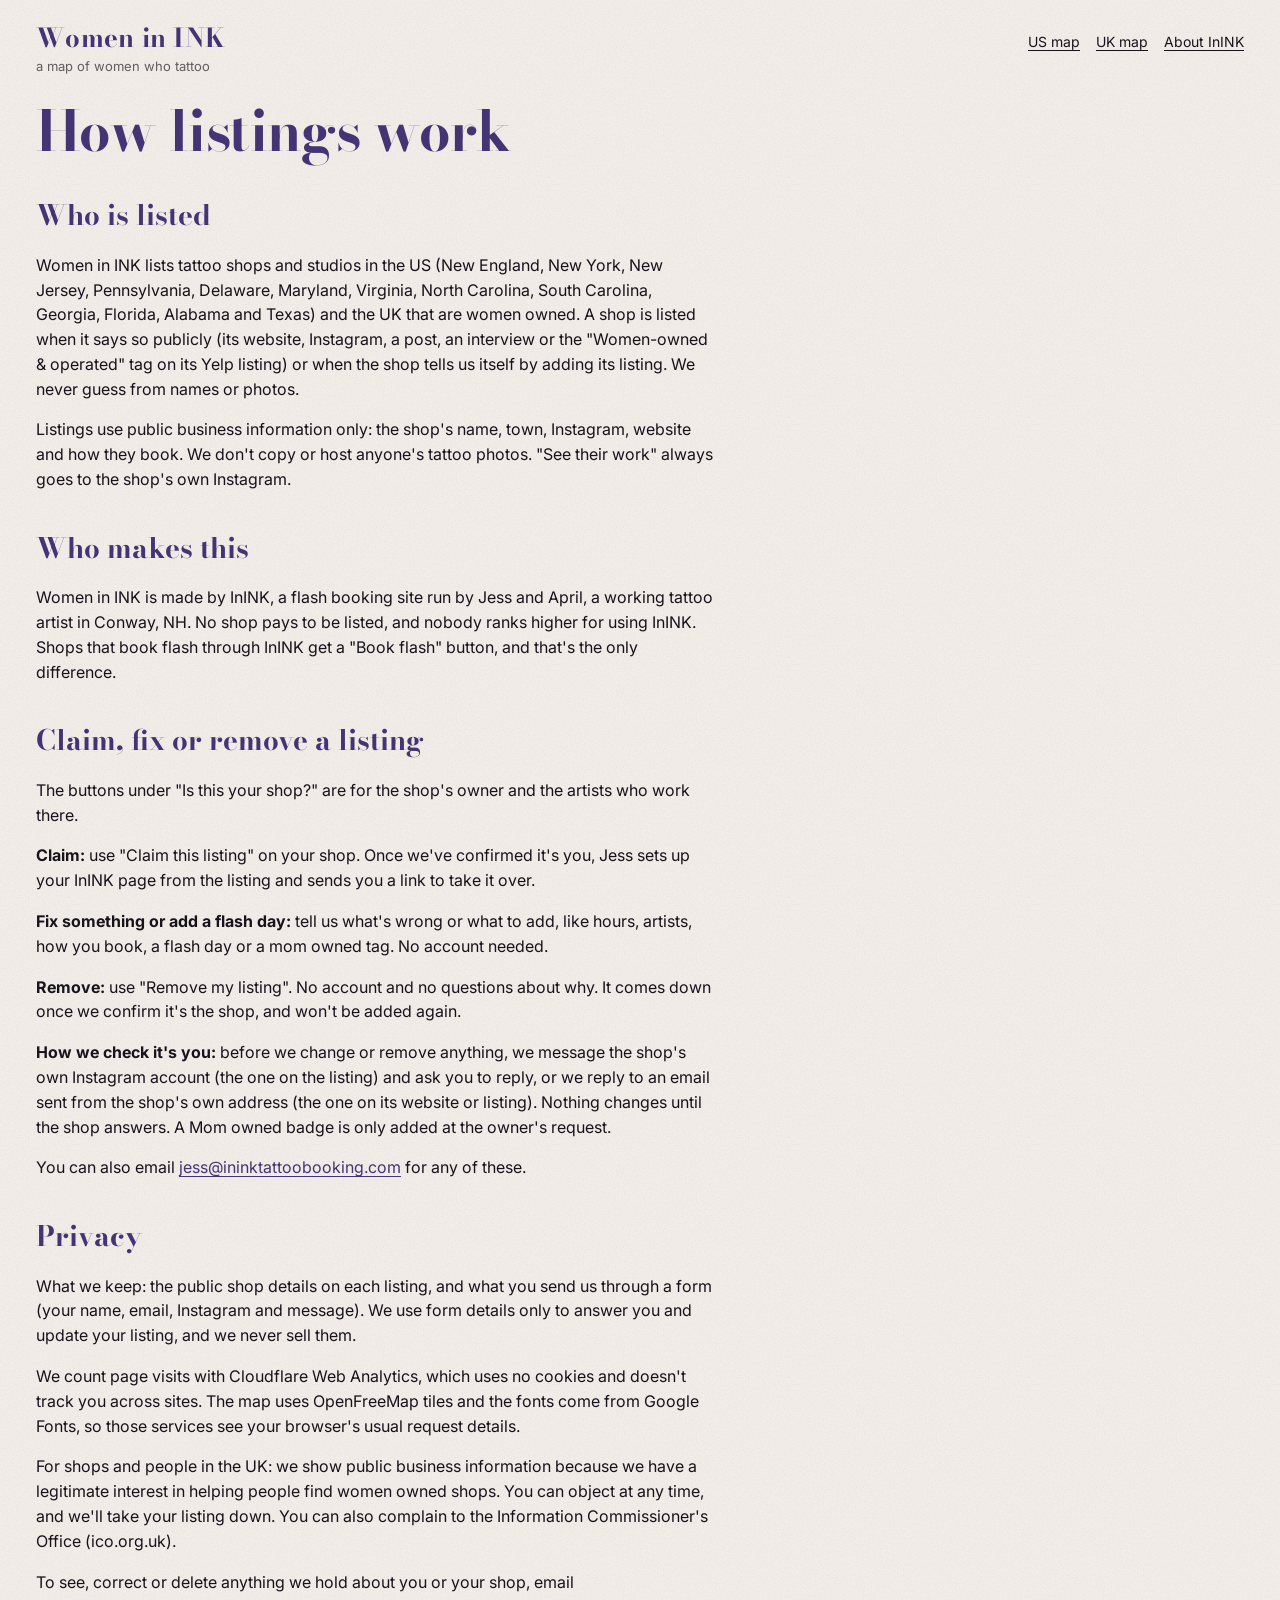
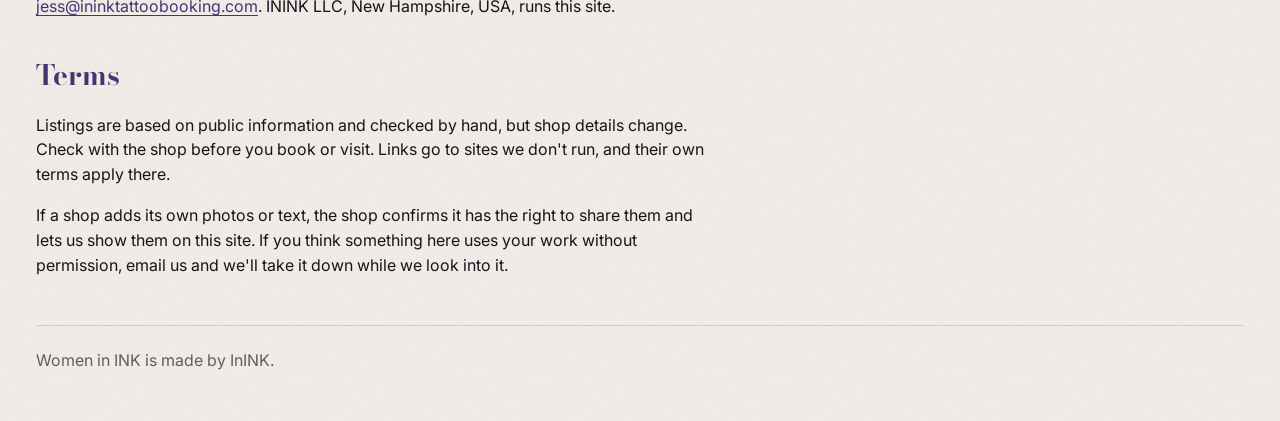
<file: site/about.html>
<!doctype html>
<html lang="en">
<head>
<meta charset="utf-8">
<meta name="viewport" content="width=device-width, initial-scale=1">
<title>How listings work | Women in INK</title>
<meta name="description" content="How shops get on Women in INK, how to claim, fix or remove a listing, and our privacy and terms.">
<link rel="canonical" href="https://womeninink.com/about.html">
<link rel="preconnect" href="https://fonts.googleapis.com">
<link rel="preconnect" href="https://fonts.gstatic.com" crossorigin>
<link href="https://fonts.googleapis.com/css2?family=Bodoni+Moda:ital,opsz,wght@0,6..96,500;0,6..96,700;1,6..96,500&family=Inter:wght@400;500;600&display=swap" rel="stylesheet">
<style>
:root {
  --purple: #443473;
  --ink: #17131B;
  --paper: #F7F2EC;
  --mauve: #B79AAF;
  --rose: #D8B9BC;
  --sage: #AAB3A0;
  --line: rgba(23, 19, 27, 0.14);
  --soft: rgba(23, 19, 27, 0.66);
  --serif: "Didot", "Bodoni Moda", "Bodoni 72", serif;
  --sans: "Avenir Next", "Avenir", "Inter", system-ui, sans-serif;
}
* { box-sizing: border-box; }
html { -webkit-text-size-adjust: 100%; }
body {
  margin: 0;
  color: var(--ink);
  font-family: var(--sans);
  font-size: 16px;
  line-height: 1.55;
  background-color: var(--paper);
  background-image: url("data:image/svg+xml,%3Csvg xmlns='http://www.w3.org/2000/svg' width='240' height='240'%3E%3Cfilter id='n'%3E%3CfeTurbulence type='fractalNoise' baseFrequency='0.85' numOctaves='3' stitchTiles='stitch'/%3E%3CfeColorMatrix values='0 0 0 0 0.09 0 0 0 0 0.07 0 0 0 0 0.11 0 0 0 0.09 0'/%3E%3C/filter%3E%3Crect width='240' height='240' filter='url(%23n)'/%3E%3C/svg%3E");
}
a { color: var(--purple); text-underline-offset: 3px; }
a:focus-visible, button:focus-visible, input:focus-visible, select:focus-visible, textarea:focus-visible {
  outline: 2px solid var(--purple);
  outline-offset: 2px;
}
.wrap { max-width: 1240px; margin: 0 auto; padding: 0 16px; }
.site-head {
  display: flex;
  align-items: baseline;
  justify-content: space-between;
  gap: 16px;
  padding: 18px 0 10px;
}
.lockup { text-decoration: none; color: var(--purple); }
.lockup .name { font-family: var(--serif); font-size: 26px; font-weight: 700; letter-spacing: 0.01em; }
.lockup .tag { display: block; font-size: 13px; color: var(--soft); margin-top: -2px; }
.site-head nav a { font-size: 14px; color: var(--ink); margin-left: 12px; }
h1 {
  font-family: var(--serif);
  font-weight: 700;
  color: var(--purple);
  font-size: clamp(36px, 6.4vw, 76px);
  line-height: 0.98;
  letter-spacing: -0.01em;
  margin: 18px 0 14px;
  max-width: 12ch;
}
.lede { max-width: 58ch; font-size: 17px; margin: 0 0 26px; }
footer { border-top: 1px solid var(--line); margin-top: 48px; padding: 22px 0 40px; font-size: 14px; color: var(--soft); }
footer p { max-width: 70ch; margin: 0 0 8px; }
@media (prefers-reduced-motion: reduce) { * { transition: none !important; scroll-behavior: auto !important; } }

main { max-width: 68ch; }
h1 { font-size: clamp(34px, 5vw, 56px); max-width: none; }
h2 { font-family: var(--serif); color: var(--purple); font-size: 28px; margin: 34px 0 8px; }
p, li { font-size: 16px; }
</style>
</head>
<body>
<div class="wrap">
  <header class="site-head">
    <a class="lockup" href="/"><span class="name">Women in INK</span><span class="tag">a map of women who tattoo</span></a>
    <nav><a href="/">US map</a> <a href="/uk.html">UK map</a> <a href="/inink.html">About InINK</a></nav>
  </header>
  <main>
    <h1>How listings work</h1>

    <h2>Who is listed</h2>
    <p>Women in INK lists tattoo shops and studios in the US (New England, New York, New Jersey, Pennsylvania, Delaware, Maryland, Virginia, North Carolina, South Carolina, Georgia, Florida, Alabama and Texas) and the UK that are women owned. A shop is listed when it says so publicly (its website, Instagram, a post, an interview or the "Women-owned &amp; operated" tag on its Yelp listing) or when the shop tells us itself by adding its listing. We never guess from names or photos.</p>
    <p>Listings use public business information only: the shop's name, town, Instagram, website and how they book. We don't copy or host anyone's tattoo photos. "See their work" always goes to the shop's own Instagram.</p>

    <h2>Who makes this</h2>
    <p>Women in INK is made by InINK, a flash booking site run by Jess and April, a working tattoo artist in Conway, NH. No shop pays to be listed, and nobody ranks higher for using InINK. Shops that book flash through InINK get a "Book flash" button, and that's the only difference.</p>

    <h2>Claim, fix or remove a listing</h2>
    <p>The buttons under "Is this your shop?" are for the shop's owner and the artists who work there.</p>
    <p><strong>Claim:</strong> use "Claim this listing" on your shop. Once we've confirmed it's you, Jess sets up your InINK page from the listing and sends you a link to take it over.</p>
    <p><strong>Fix something or add a flash day:</strong> tell us what's wrong or what to add, like hours, artists, how you book, a flash day or a mom owned tag. No account needed.</p>
    <p><strong>Remove:</strong> use "Remove my listing". No account and no questions about why. It comes down once we confirm it's the shop, and won't be added again.</p>
    <p><strong>How we check it's you:</strong> before we change or remove anything, we message the shop's own Instagram account (the one on the listing) and ask you to reply, or we reply to an email sent from the shop's own address (the one on its website or listing). Nothing changes until the shop answers. A Mom owned badge is only added at the owner's request.</p>
    <p>You can also email <a href="mailto:jess@ininktattoobooking.com">jess@ininktattoobooking.com</a> for any of these.</p>

    <h2>Privacy</h2>
    <p>What we keep: the public shop details on each listing, and what you send us through a form (your name, email, Instagram and message). We use form details only to answer you and update your listing, and we never sell them.</p>
    <p>We count page visits with Cloudflare Web Analytics, which uses no cookies and doesn't track you across sites. The map uses OpenFreeMap tiles and the fonts come from Google Fonts, so those services see your browser's usual request details.</p>
    <p>For shops and people in the UK: we show public business information because we have a legitimate interest in helping people find women owned shops. You can object at any time, and we'll take your listing down. You can also complain to the Information Commissioner's Office (ico.org.uk).</p>
    <p>To see, correct or delete anything we hold about you or your shop, email <a href="mailto:jess@ininktattoobooking.com">jess@ininktattoobooking.com</a>. ININK LLC, New Hampshire, USA, runs this site.</p>

    <h2>Terms</h2>
    <p>Listings are based on public information and checked by hand, but shop details change. Check with the shop before you book or visit. Links go to sites we don't run, and their own terms apply there.</p>
    <p>If a shop adds its own photos or text, the shop confirms it has the right to share them and lets us show them on this site. If you think something here uses your work without permission, email us and we'll take it down while we look into it.</p>
  </main>
  <footer>
    <p>Women in INK is made by InINK.</p>
  </footer>
</div>
</body>
</html>
</file>
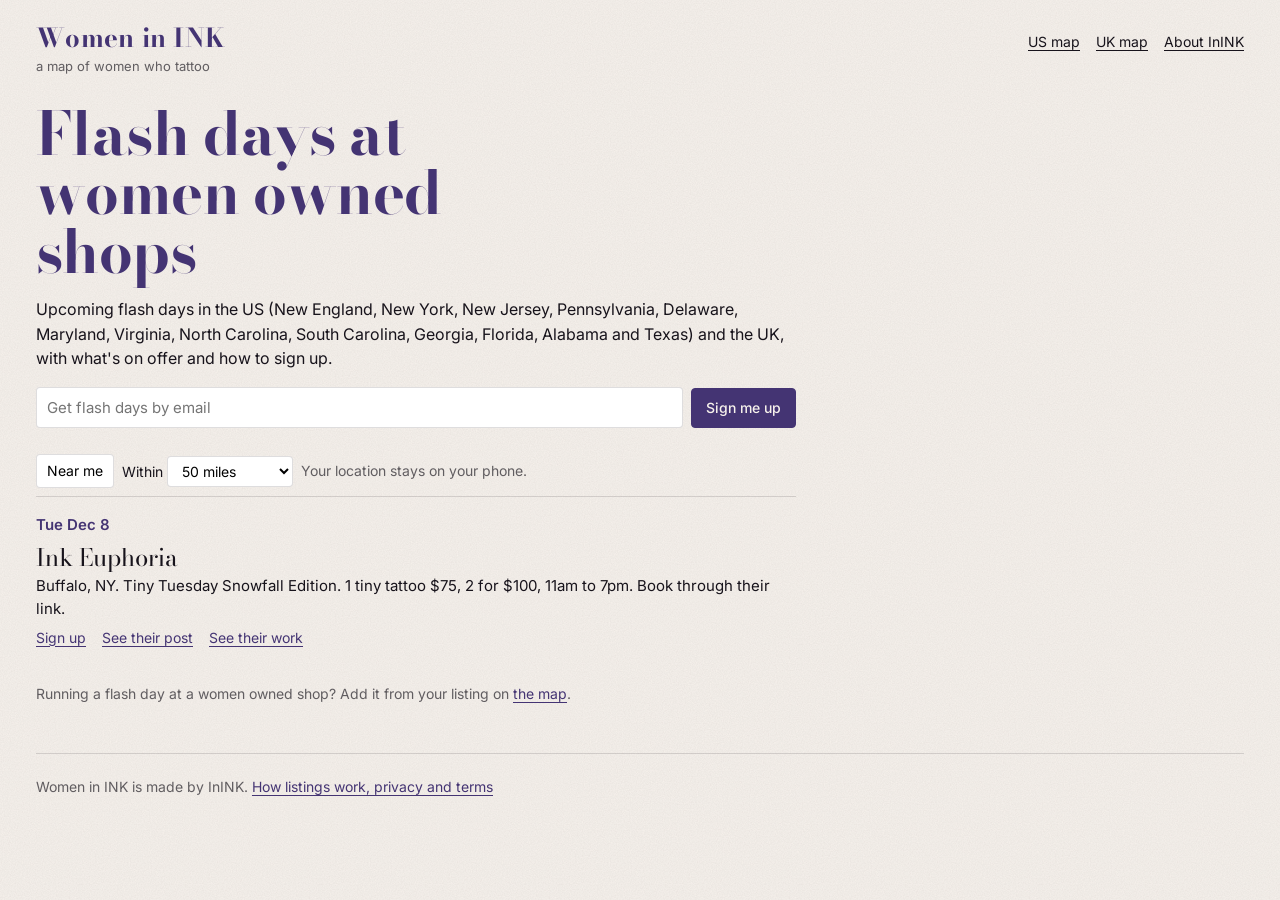
<file: site/flash-days.html>
<!doctype html>
<html lang="en">
<head>
<meta charset="utf-8">
<meta name="viewport" content="width=device-width, initial-scale=1">
<title>Tattoo Flash Days at Women Owned Shops | Women in INK</title>
<meta name="description" content="Upcoming tattoo flash days at women owned shops in the US and the UK: dates, what's on offer, and how to sign up.">
<link rel="canonical" href="https://womeninink.com/flash-days.html">
<link rel="preconnect" href="https://fonts.googleapis.com">
<link rel="preconnect" href="https://fonts.gstatic.com" crossorigin>
<link href="https://fonts.googleapis.com/css2?family=Bodoni+Moda:ital,opsz,wght@0,6..96,500;0,6..96,700;1,6..96,500&family=Inter:wght@400;500;600&display=swap" rel="stylesheet">
<style>
:root {
  --purple: #443473;
  --ink: #17131B;
  --paper: #F7F2EC;
  --mauve: #B79AAF;
  --rose: #D8B9BC;
  --sage: #AAB3A0;
  --line: rgba(23, 19, 27, 0.14);
  --soft: rgba(23, 19, 27, 0.66);
  --serif: "Didot", "Bodoni Moda", "Bodoni 72", serif;
  --sans: "Avenir Next", "Avenir", "Inter", system-ui, sans-serif;
}
* { box-sizing: border-box; }
html { -webkit-text-size-adjust: 100%; }
body {
  margin: 0;
  color: var(--ink);
  font-family: var(--sans);
  font-size: 16px;
  line-height: 1.55;
  background-color: var(--paper);
  background-image: url("data:image/svg+xml,%3Csvg xmlns='http://www.w3.org/2000/svg' width='240' height='240'%3E%3Cfilter id='n'%3E%3CfeTurbulence type='fractalNoise' baseFrequency='0.85' numOctaves='3' stitchTiles='stitch'/%3E%3CfeColorMatrix values='0 0 0 0 0.09 0 0 0 0 0.07 0 0 0 0 0.11 0 0 0 0.09 0'/%3E%3C/filter%3E%3Crect width='240' height='240' filter='url(%23n)'/%3E%3C/svg%3E");
}
a { color: var(--purple); text-underline-offset: 3px; }
a:focus-visible, button:focus-visible, input:focus-visible, select:focus-visible, textarea:focus-visible {
  outline: 2px solid var(--purple);
  outline-offset: 2px;
}
.wrap { max-width: 1240px; margin: 0 auto; padding: 0 16px; }
.site-head {
  display: flex;
  align-items: baseline;
  justify-content: space-between;
  gap: 16px;
  padding: 18px 0 10px;
}
.lockup { text-decoration: none; color: var(--purple); }
.lockup .name { font-family: var(--serif); font-size: 26px; font-weight: 700; letter-spacing: 0.01em; }
.lockup .tag { display: block; font-size: 13px; color: var(--soft); margin-top: -2px; }
.site-head nav a { font-size: 14px; color: var(--ink); margin-left: 12px; }
h1 {
  font-family: var(--serif);
  font-weight: 700;
  color: var(--purple);
  font-size: clamp(36px, 6.4vw, 76px);
  line-height: 0.98;
  letter-spacing: -0.01em;
  margin: 18px 0 14px;
  max-width: 12ch;
}
.lede { max-width: 58ch; font-size: 17px; margin: 0 0 26px; }
footer { border-top: 1px solid var(--line); margin-top: 48px; padding: 22px 0 40px; font-size: 14px; color: var(--soft); }
footer p { max-width: 70ch; margin: 0 0 8px; }
@media (prefers-reduced-motion: reduce) { * { transition: none !important; scroll-behavior: auto !important; } }

main { max-width: 760px; }
h1 { font-size: clamp(34px, 5.4vw, 60px); max-width: 14ch; }
.day { border-top: 1px solid var(--line); padding: 16px 0 6px; }
.day h2 { font-size: 15px; font-weight: 600; margin: 0 0 8px; color: var(--purple); }
.ev { margin: 0 0 14px; }
.ev .who { font-family: var(--serif); font-size: 24px; line-height: 1.15; }
.ev .what { font-size: 15px; margin: 2px 0 4px; }
.ev a { font-size: 14px; margin-right: 12px; }
.signup { display: flex; gap: 8px; flex-wrap: wrap; align-items: center; margin: 6px 0 26px; }
.signup input { font: inherit; font-size: 15px; padding: 8px 10px; border: 1px solid var(--line); border-radius: 4px; background: #fff; min-width: 220px; flex: 1; }
.btn { font: inherit; font-size: 14px; font-weight: 500; padding: 8px 14px; border-radius: 4px; border: 1px solid var(--purple); background: var(--purple); color: var(--paper); cursor: pointer; }
.hp { position: absolute; left: -9999px; }
.note { font-size: 14px; color: var(--soft); }
.badge { display: inline-block; font-size: 12px; font-weight: 600; padding: 2px 8px; border-radius: 999px; background: var(--rose); color: var(--ink); margin-right: 6px; }
.near { display: flex; flex-wrap: wrap; gap: 8px; align-items: center; font-size: 14px; margin: 0 0 8px; }
.near select, .near button { font: inherit; font-size: 14px; padding: 5px 10px; border: 1px solid var(--line); border-radius: 4px; background: #fff; cursor: pointer; }
.dist { font-size: 13px; color: var(--soft); }
</style>
<script type="application/ld+json">{"@context": "https://schema.org", "@graph": [{"@type": "Event", "name": "Tiny Tuesday Snowfall Edition at Ink Euphoria", "startDate": "2026-12-08", "endDate": "2026-12-08", "eventAttendanceMode": "https://schema.org/OfflineEventAttendanceMode", "location": {"@type": "Place", "name": "Ink Euphoria", "address": {"@type": "PostalAddress", "addressLocality": "Buffalo", "addressRegion": "NY", "addressCountry": "US"}}, "organizer": {"@type": "Organization", "name": "Ink Euphoria", "url": "https://www.inkeuphoria.com/"}, "description": "1 tiny tattoo $75, 2 for $100, 11am to 7pm", "url": "https://www.inkeuphoria.com/events"}]}</script>
</head>
<body>
<div class="wrap">
  <header class="site-head">
    <a class="lockup" href="/"><span class="name">Women in INK</span><span class="tag">a map of women who tattoo</span></a>
    <nav><a href="/">US map</a> <a href="/uk.html">UK map</a> <a href="/inink.html">About InINK</a></nav>
  </header>
  <main>
    <h1>Flash days at women owned shops</h1>
    <p>Upcoming flash days in the US (New England, New York, New Jersey, Pennsylvania, Delaware, Maryland, Virginia, North Carolina, South Carolina, Georgia, Florida, Alabama and Texas) and the UK, with what's on offer and how to sign up.</p>
    <form name="flash-email" method="POST" data-netlify="true" netlify-honeypot="company" class="signup" id="signup">
      <input type="hidden" name="form-name" value="flash-email">
      <p class="hp"><label>Leave this empty <input name="company"></label></p>
      <label class="hp" for="fe-email">Email</label>
      <input id="fe-email" name="email" type="email" required placeholder="Get flash days by email" autocomplete="email">
      <button class="btn" type="submit">Sign me up</button>
    </form>

    <div class="near"><button type="button" id="near-btn">Near me</button>
      <label>Within <select id="near-radius" aria-label="Distance"><option value="">any distance</option><option value="10">10 miles</option><option value="25">25 miles</option><option value="50" selected>50 miles</option><option value="100">100 miles</option></select></label>
      <span class="note" id="near-msg">Your location stays on your phone.</span></div>
    <div id="days">
    
      <section class="day" data-end="2026-12-08">
        <h2>Tue Dec 8</h2>
        
        <div class="ev" data-end="2026-12-08" data-lat="42.8864" data-lng="-78.8704">
          
          <div class="who"><a href="/#ink-euphoria-buffalo" style="color:inherit;text-decoration:none;font-size:inherit;margin:0">Ink Euphoria</a></div>
          <div class="what">Buffalo, NY<span class="dist"></span>. Tiny Tuesday Snowfall Edition. 1 tiny tattoo $75, 2 for $100, 11am to 7pm. Book through their link.</div>
          <a href="https://www.inkeuphoria.com/bookwithus" rel="noopener" target="_blank">Sign up</a>
          <a href="https://www.inkeuphoria.com/events" rel="noopener" target="_blank">See their post</a>
          <a href="https://www.instagram.com/inkeuphoriatattoos" rel="noopener" target="_blank">See their work</a>
        </div>
        
      </section>
    
    </div>
    <p class="note" id="none" hidden>No flash days listed yet. Shops can add one from their listing on the map.</p>
    <p class="note">Running a flash day at a women owned shop? Add it from your listing on <a href="/">the map</a>.</p>
  </main>
  <footer><p>Women in INK is made by InINK. <a href="/about.html">How listings work, privacy and terms</a></p></footer>
</div>
<script>
const pad = n => String(n).padStart(2, '0');
const d = new Date();
const TODAY = d.getFullYear() + '-' + pad(d.getMonth() + 1) + '-' + pad(d.getDate());
document.querySelectorAll('.ev[data-end]').forEach(el => { if (el.dataset.end < TODAY) el.remove(); });
document.querySelectorAll('.day').forEach(s => { if (!s.querySelector('.ev')) s.remove(); });
if (!document.querySelector('.day')) document.getElementById('none').hidden = false;
const miles = (a, b) => {
  const r = x => x * Math.PI / 180, R = 3958.8;
  const dLat = r(b[0] - a[0]), dLng = r(b[1] - a[1]);
  const h = Math.sin(dLat / 2) ** 2 + Math.cos(r(a[0])) * Math.cos(r(b[0])) * Math.sin(dLng / 2) ** 2;
  return 2 * R * Math.asin(Math.sqrt(h));
};
let here = null;
const rad = document.getElementById('near-radius');
function applyNear() {
  if (!here) return;
  const lim = Number(rad.value) || Infinity;
  document.querySelectorAll('.ev').forEach(ev => {
    const d = miles(here, [Number(ev.dataset.lat), Number(ev.dataset.lng)]);
    ev.querySelector('.dist').textContent = ' (' + Math.round(d) + ' mi)';
    ev.hidden = d > lim;
  });
  document.querySelectorAll('.day').forEach(s => { s.hidden = ![...s.querySelectorAll('.ev')].some(e => !e.hidden); });
  document.getElementById('none').hidden = [...document.querySelectorAll('.day')].some(s => !s.hidden);
  if (!document.getElementById('none').hidden) document.getElementById('none').textContent = 'No flash days within that distance yet. Try a wider range.';
}
document.getElementById('near-btn').addEventListener('click', () => {
  const msg = document.getElementById('near-msg');
  if (!navigator.geolocation) { msg.textContent = 'Your browser can\'t share location.'; return; }
  msg.textContent = 'Finding you...';
  navigator.geolocation.getCurrentPosition(p => { here = [p.coords.latitude, p.coords.longitude]; msg.textContent = 'Showing distance from you. Your location stays on your phone.'; applyNear(); },
    () => { msg.textContent = 'Location is off.'; }, { maximumAge: 600000, timeout: 10000 });
});
rad.addEventListener('change', applyNear);
const f = document.getElementById('signup');
f.addEventListener('submit', async e => {
  e.preventDefault();
  try {
    const res = await fetch('/', { method: 'POST', headers: { 'Content-Type': 'application/x-www-form-urlencoded' }, body: new URLSearchParams(new FormData(f)).toString() });
    if (!res.ok) throw new Error(res.status);
    f.outerHTML = '<p class="note">You are on the list for flash days. You can unsubscribe anytime.</p>';
  } catch (err) { alert('That did not send. Please try again.'); }
});
</script>
</body>
</html>
</file>
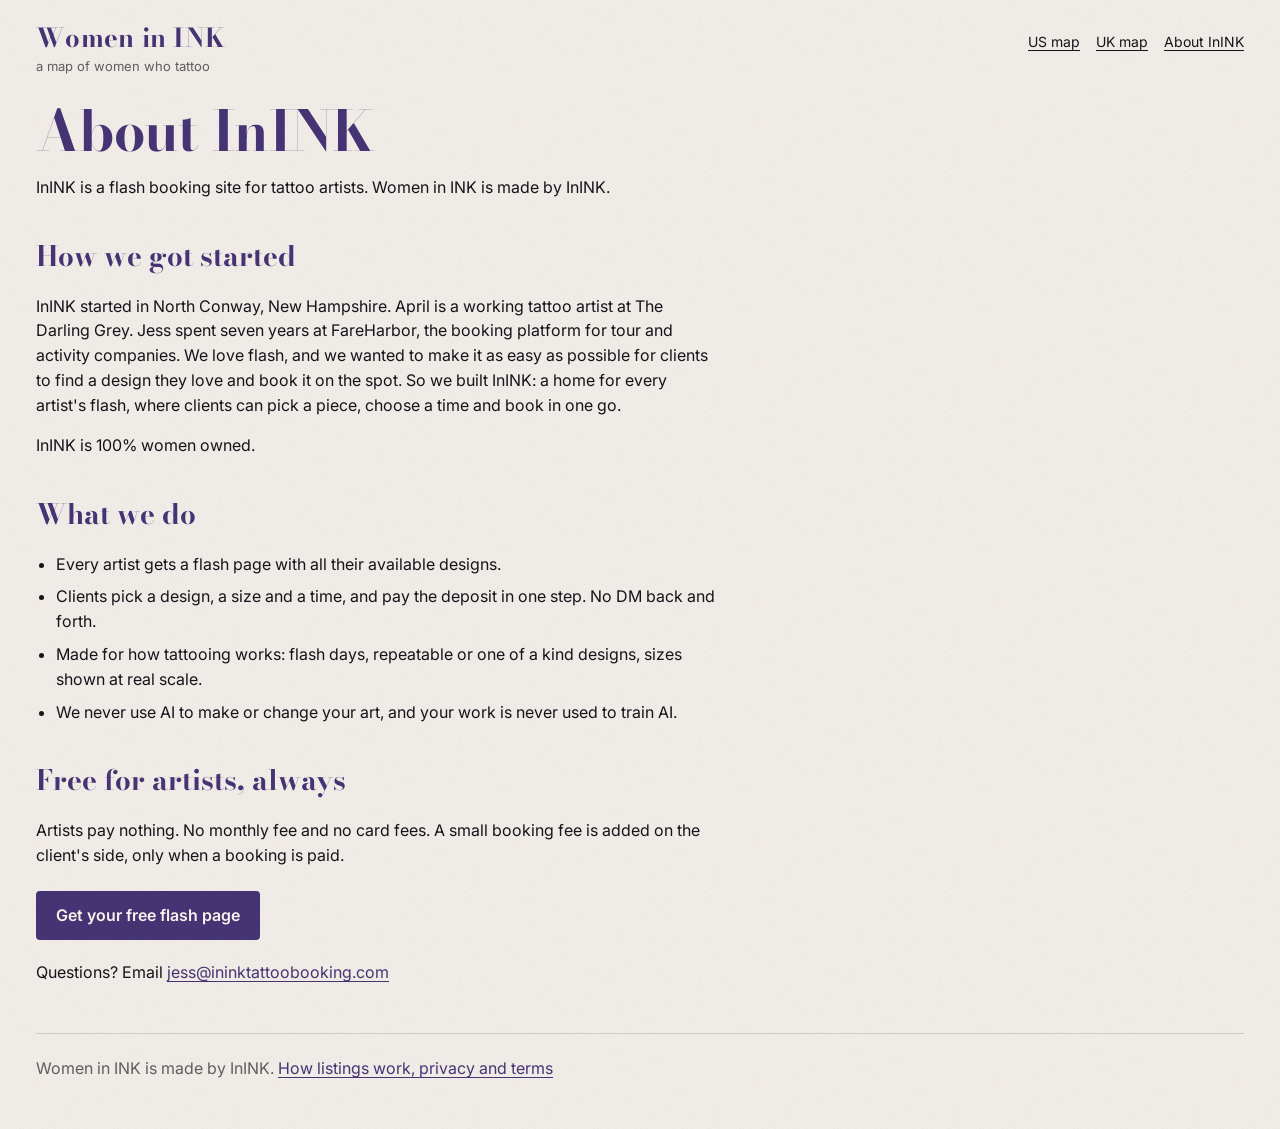
<file: site/inink.html>
<!doctype html>
<html lang="en">
<head>
<meta charset="utf-8">
<meta name="viewport" content="width=device-width, initial-scale=1">
<title>About InINK | Women in INK</title>
<meta name="description" content="InINK is a women owned flash booking site for tattoo artists. Free for artists, always.">
<link rel="canonical" href="https://womeninink.com/inink.html">
<link rel="preconnect" href="https://fonts.googleapis.com">
<link rel="preconnect" href="https://fonts.gstatic.com" crossorigin>
<link href="https://fonts.googleapis.com/css2?family=Bodoni+Moda:ital,opsz,wght@0,6..96,500;0,6..96,700;1,6..96,500&family=Inter:wght@400;500;600&display=swap" rel="stylesheet">
<style>
:root {
  --purple: #443473;
  --ink: #17131B;
  --paper: #F7F2EC;
  --mauve: #B79AAF;
  --rose: #D8B9BC;
  --sage: #AAB3A0;
  --line: rgba(23, 19, 27, 0.14);
  --soft: rgba(23, 19, 27, 0.66);
  --serif: "Didot", "Bodoni Moda", "Bodoni 72", serif;
  --sans: "Avenir Next", "Avenir", "Inter", system-ui, sans-serif;
}
* { box-sizing: border-box; }
html { -webkit-text-size-adjust: 100%; }
body {
  margin: 0;
  color: var(--ink);
  font-family: var(--sans);
  font-size: 16px;
  line-height: 1.55;
  background-color: var(--paper);
  background-image: url("data:image/svg+xml,%3Csvg xmlns='http://www.w3.org/2000/svg' width='240' height='240'%3E%3Cfilter id='n'%3E%3CfeTurbulence type='fractalNoise' baseFrequency='0.85' numOctaves='3' stitchTiles='stitch'/%3E%3CfeColorMatrix values='0 0 0 0 0.09 0 0 0 0 0.07 0 0 0 0 0.11 0 0 0 0.09 0'/%3E%3C/filter%3E%3Crect width='240' height='240' filter='url(%23n)'/%3E%3C/svg%3E");
}
a { color: var(--purple); text-underline-offset: 3px; }
a:focus-visible, button:focus-visible, input:focus-visible, select:focus-visible, textarea:focus-visible {
  outline: 2px solid var(--purple);
  outline-offset: 2px;
}
.wrap { max-width: 1240px; margin: 0 auto; padding: 0 16px; }
.site-head {
  display: flex;
  align-items: baseline;
  justify-content: space-between;
  gap: 16px;
  padding: 18px 0 10px;
}
.lockup { text-decoration: none; color: var(--purple); }
.lockup .name { font-family: var(--serif); font-size: 26px; font-weight: 700; letter-spacing: 0.01em; }
.lockup .tag { display: block; font-size: 13px; color: var(--soft); margin-top: -2px; }
.site-head nav a { font-size: 14px; color: var(--ink); margin-left: 12px; }
h1 {
  font-family: var(--serif);
  font-weight: 700;
  color: var(--purple);
  font-size: clamp(36px, 6.4vw, 76px);
  line-height: 0.98;
  letter-spacing: -0.01em;
  margin: 18px 0 14px;
  max-width: 12ch;
}
.lede { max-width: 58ch; font-size: 17px; margin: 0 0 26px; }
footer { border-top: 1px solid var(--line); margin-top: 48px; padding: 22px 0 40px; font-size: 14px; color: var(--soft); }
footer p { max-width: 70ch; margin: 0 0 8px; }
@media (prefers-reduced-motion: reduce) { * { transition: none !important; scroll-behavior: auto !important; } }

main { max-width: 68ch; }
h1 { font-size: clamp(34px, 5vw, 56px); max-width: none; }
h2 { font-family: var(--serif); color: var(--purple); font-size: 28px; margin: 34px 0 8px; }
p, li { font-size: 16px; }
.cta { display: inline-block; font-size: 16px; font-weight: 600; padding: 12px 20px; border-radius: 4px; background: var(--purple); color: var(--paper); text-decoration: none; margin: 8px 0 4px; }
.cta:hover { opacity: .92; }
ul.facts { padding-left: 20px; }
ul.facts li { margin: 0 0 8px; }
</style>
</head>
<body>
<div class="wrap">
  <header class="site-head">
    <a class="lockup" href="/"><span class="name">Women in INK</span><span class="tag">a map of women who tattoo</span></a>
    <nav><a href="/">US map</a> <a href="/uk.html">UK map</a> <a href="/inink.html">About InINK</a></nav>
  </header>
  <main>
    <h1>About InINK</h1>
    <p>InINK is a flash booking site for tattoo artists. Women in INK is made by InINK.</p>

    <h2>How we got started</h2>
    <p>InINK started in North Conway, New Hampshire. April is a working tattoo artist at The Darling Grey. Jess spent seven years at FareHarbor, the booking platform for tour and activity companies. We love flash, and we wanted to make it as easy as possible for clients to find a design they love and book it on the spot. So we built InINK: a home for every artist's flash, where clients can pick a piece, choose a time and book in one go.</p>
    <p>InINK is 100% women owned.</p>

    <h2>What we do</h2>
    <ul class="facts">
      <li>Every artist gets a flash page with all their available designs.</li>
      <li>Clients pick a design, a size and a time, and pay the deposit in one step. No DM back and forth.</li>
      <li>Made for how tattooing works: flash days, repeatable or one of a kind designs, sizes shown at real scale.</li>
      <li>We never use AI to make or change your art, and your work is never used to train AI.</li>
    </ul>

    <h2>Free for artists, always</h2>
    <p>Artists pay nothing. No monthly fee and no card fees. A small booking fee is added on the client's side, only when a booking is paid.</p>

    <p><a class="cta" href="https://ininktattoobooking.com" rel="noopener" target="_blank">Get your free flash page</a></p>
    <p>Questions? Email <a href="mailto:jess@ininktattoobooking.com">jess@ininktattoobooking.com</a></p>
  </main>
  <footer>
    <p>Women in INK is made by InINK. <a href="/about.html">How listings work, privacy and terms</a></p>
  </footer>
</div>
</body>
</html>
</file>
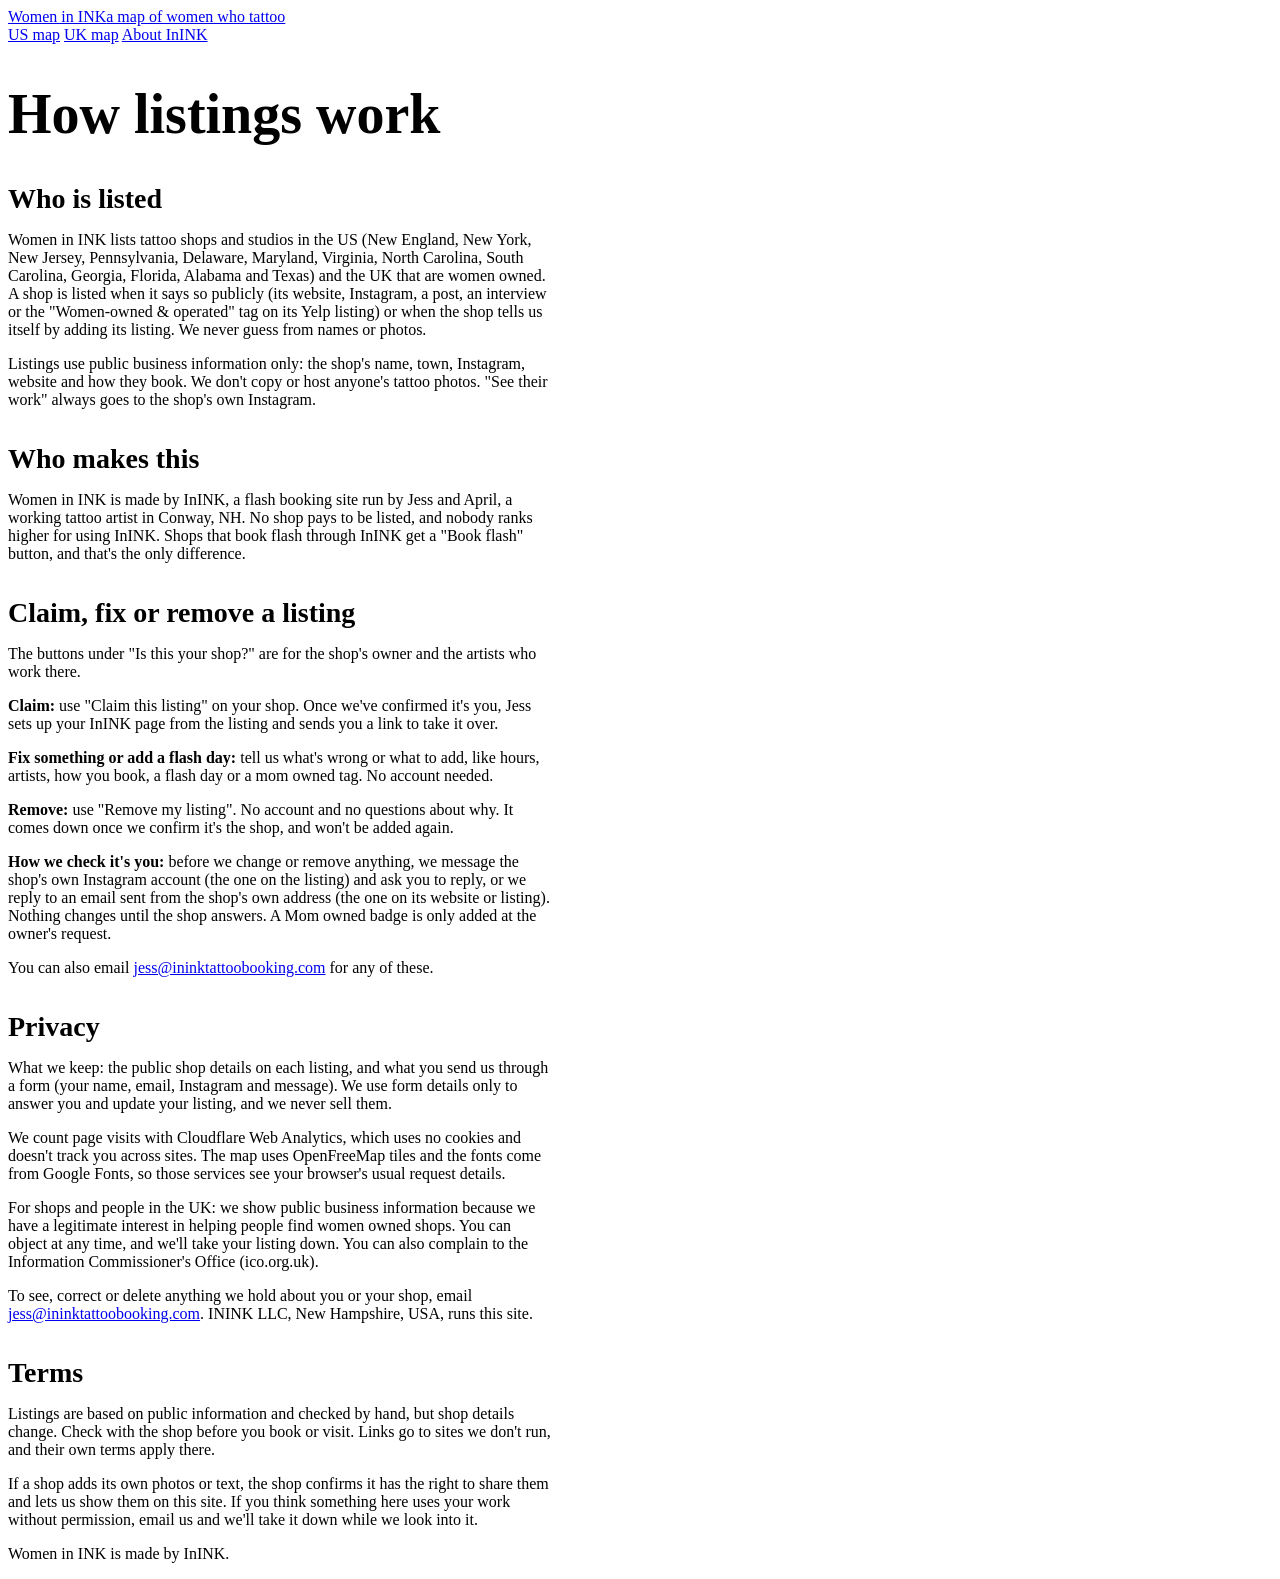
<file: templates/about.html>
<!doctype html>
<html lang="en">
<head>
<meta charset="utf-8">
<meta name="viewport" content="width=device-width, initial-scale=1">
<title>How listings work | Women in INK</title>
<meta name="description" content="How shops get on Women in INK, how to claim, fix or remove a listing, and our privacy and terms.">
<link rel="canonical" href="https://womeninink.com/about.html">
<link rel="preconnect" href="https://fonts.googleapis.com">
<link rel="preconnect" href="https://fonts.gstatic.com" crossorigin>
<link href="https://fonts.googleapis.com/css2?family=Bodoni+Moda:ital,opsz,wght@0,6..96,500;0,6..96,700;1,6..96,500&family=Inter:wght@400;500;600&display=swap" rel="stylesheet">
<style>
{{ base_css }}
main { max-width: 68ch; }
h1 { font-size: clamp(34px, 5vw, 56px); max-width: none; }
h2 { font-family: var(--serif); color: var(--purple); font-size: 28px; margin: 34px 0 8px; }
p, li { font-size: 16px; }
</style>
</head>
<body>
<div class="wrap">
  <header class="site-head">
    <a class="lockup" href="/"><span class="name">Women in INK</span><span class="tag">a map of women who tattoo</span></a>
    <nav><a href="/">US map</a> <a href="/uk.html">UK map</a> <a href="/inink.html">About InINK</a></nav>
  </header>
  <main>
    <h1>How listings work</h1>

    <h2>Who is listed</h2>
    <p>Women in INK lists tattoo shops and studios in the US (New England, New York, New Jersey, Pennsylvania, Delaware, Maryland, Virginia, North Carolina, South Carolina, Georgia, Florida, Alabama and Texas) and the UK that are women owned. A shop is listed when it says so publicly (its website, Instagram, a post, an interview or the "Women-owned &amp; operated" tag on its Yelp listing) or when the shop tells us itself by adding its listing. We never guess from names or photos.</p>
    <p>Listings use public business information only: the shop's name, town, Instagram, website and how they book. We don't copy or host anyone's tattoo photos. "See their work" always goes to the shop's own Instagram.</p>

    <h2>Who makes this</h2>
    <p>Women in INK is made by InINK, a flash booking site run by Jess and April, a working tattoo artist in Conway, NH. No shop pays to be listed, and nobody ranks higher for using InINK. Shops that book flash through InINK get a "Book flash" button, and that's the only difference.</p>

    <h2>Claim, fix or remove a listing</h2>
    <p>The buttons under "Is this your shop?" are for the shop's owner and the artists who work there.</p>
    <p><strong>Claim:</strong> use "Claim this listing" on your shop. Once we've confirmed it's you, Jess sets up your InINK page from the listing and sends you a link to take it over.</p>
    <p><strong>Fix something or add a flash day:</strong> tell us what's wrong or what to add, like hours, artists, how you book, a flash day or a mom owned tag. No account needed.</p>
    <p><strong>Remove:</strong> use "Remove my listing". No account and no questions about why. It comes down once we confirm it's the shop, and won't be added again.</p>
    <p><strong>How we check it's you:</strong> before we change or remove anything, we message the shop's own Instagram account (the one on the listing) and ask you to reply, or we reply to an email sent from the shop's own address (the one on its website or listing). Nothing changes until the shop answers. A Mom owned badge is only added at the owner's request.</p>
    <p>You can also email <a href="mailto:jess@ininktattoobooking.com">jess@ininktattoobooking.com</a> for any of these.</p>

    <h2>Privacy</h2>
    <p>What we keep: the public shop details on each listing, and what you send us through a form (your name, email, Instagram and message). We use form details only to answer you and update your listing, and we never sell them.</p>
    <p>We count page visits with Cloudflare Web Analytics, which uses no cookies and doesn't track you across sites. The map uses OpenFreeMap tiles and the fonts come from Google Fonts, so those services see your browser's usual request details.</p>
    <p>For shops and people in the UK: we show public business information because we have a legitimate interest in helping people find women owned shops. You can object at any time, and we'll take your listing down. You can also complain to the Information Commissioner's Office (ico.org.uk).</p>
    <p>To see, correct or delete anything we hold about you or your shop, email <a href="mailto:jess@ininktattoobooking.com">jess@ininktattoobooking.com</a>. ININK LLC, New Hampshire, USA, runs this site.</p>

    <h2>Terms</h2>
    <p>Listings are based on public information and checked by hand, but shop details change. Check with the shop before you book or visit. Links go to sites we don't run, and their own terms apply there.</p>
    <p>If a shop adds its own photos or text, the shop confirms it has the right to share them and lets us show them on this site. If you think something here uses your work without permission, email us and we'll take it down while we look into it.</p>
  </main>
  <footer>
    <p>Women in INK is made by InINK.</p>
  </footer>
</div>
</body>
</html>
</file>
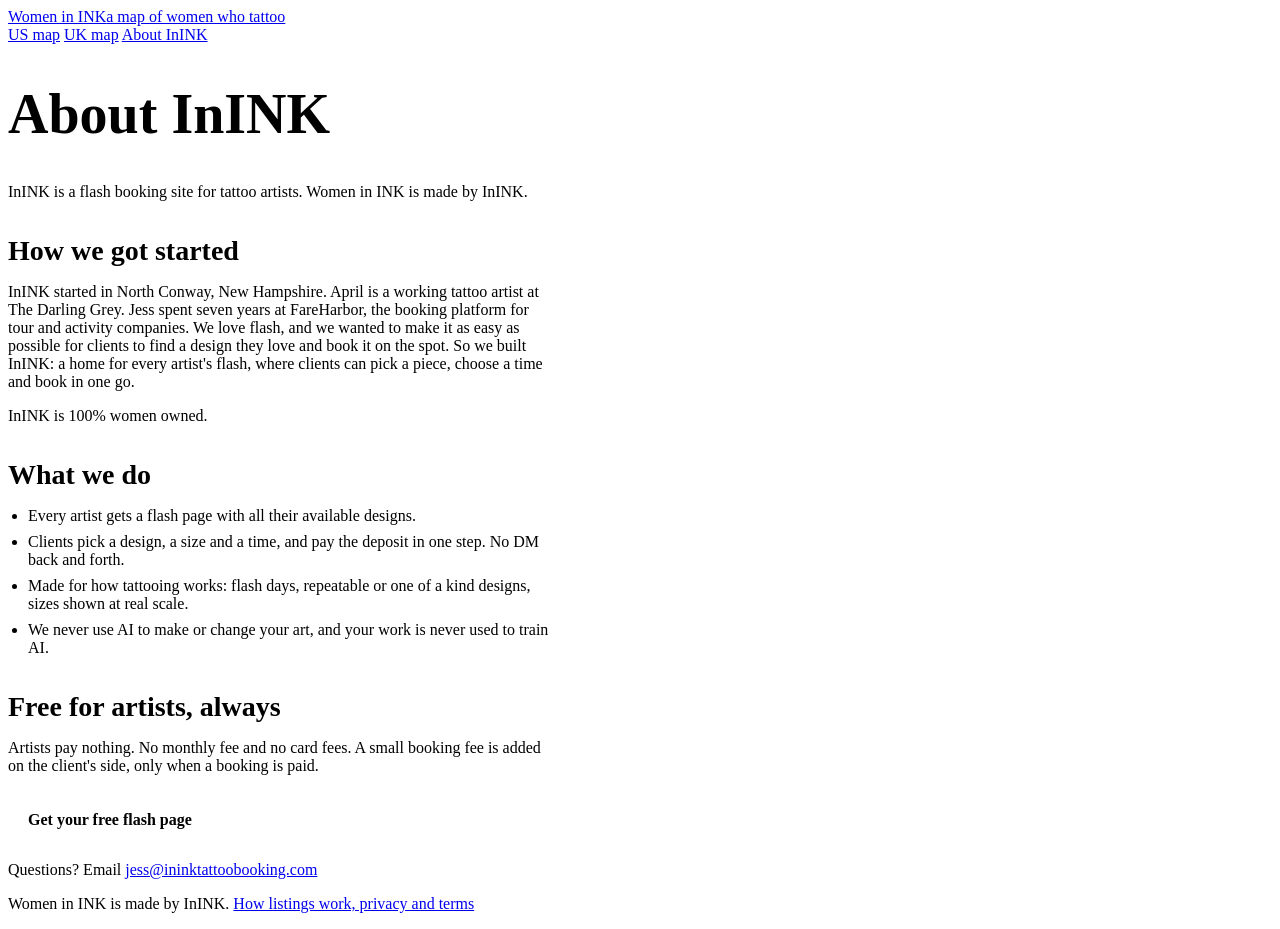
<file: templates/inink.html>
<!doctype html>
<html lang="en">
<head>
<meta charset="utf-8">
<meta name="viewport" content="width=device-width, initial-scale=1">
<title>About InINK | Women in INK</title>
<meta name="description" content="InINK is a women owned flash booking site for tattoo artists. Free for artists, always.">
<link rel="canonical" href="https://womeninink.com/inink.html">
<link rel="preconnect" href="https://fonts.googleapis.com">
<link rel="preconnect" href="https://fonts.gstatic.com" crossorigin>
<link href="https://fonts.googleapis.com/css2?family=Bodoni+Moda:ital,opsz,wght@0,6..96,500;0,6..96,700;1,6..96,500&family=Inter:wght@400;500;600&display=swap" rel="stylesheet">
<style>
{{ base_css }}
main { max-width: 68ch; }
h1 { font-size: clamp(34px, 5vw, 56px); max-width: none; }
h2 { font-family: var(--serif); color: var(--purple); font-size: 28px; margin: 34px 0 8px; }
p, li { font-size: 16px; }
.cta { display: inline-block; font-size: 16px; font-weight: 600; padding: 12px 20px; border-radius: 4px; background: var(--purple); color: var(--paper); text-decoration: none; margin: 8px 0 4px; }
.cta:hover { opacity: .92; }
ul.facts { padding-left: 20px; }
ul.facts li { margin: 0 0 8px; }
</style>
</head>
<body>
<div class="wrap">
  <header class="site-head">
    <a class="lockup" href="/"><span class="name">Women in INK</span><span class="tag">a map of women who tattoo</span></a>
    <nav><a href="/">US map</a> <a href="/uk.html">UK map</a> <a href="/inink.html">About InINK</a></nav>
  </header>
  <main>
    <h1>About InINK</h1>
    <p>InINK is a flash booking site for tattoo artists. Women in INK is made by InINK.</p>

    <h2>How we got started</h2>
    <p>InINK started in North Conway, New Hampshire. April is a working tattoo artist at The Darling Grey. Jess spent seven years at FareHarbor, the booking platform for tour and activity companies. We love flash, and we wanted to make it as easy as possible for clients to find a design they love and book it on the spot. So we built InINK: a home for every artist's flash, where clients can pick a piece, choose a time and book in one go.</p>
    <p>InINK is 100% women owned.</p>

    <h2>What we do</h2>
    <ul class="facts">
      <li>Every artist gets a flash page with all their available designs.</li>
      <li>Clients pick a design, a size and a time, and pay the deposit in one step. No DM back and forth.</li>
      <li>Made for how tattooing works: flash days, repeatable or one of a kind designs, sizes shown at real scale.</li>
      <li>We never use AI to make or change your art, and your work is never used to train AI.</li>
    </ul>

    <h2>Free for artists, always</h2>
    <p>Artists pay nothing. No monthly fee and no card fees. A small booking fee is added on the client's side, only when a booking is paid.</p>

    <p><a class="cta" href="https://ininktattoobooking.com" rel="noopener" target="_blank">Get your free flash page</a></p>
    <p>Questions? Email <a href="mailto:jess@ininktattoobooking.com">jess@ininktattoobooking.com</a></p>
  </main>
  <footer>
    <p>Women in INK is made by InINK. <a href="/about.html">How listings work, privacy and terms</a></p>
  </footer>
</div>
</body>
</html>
</file>
